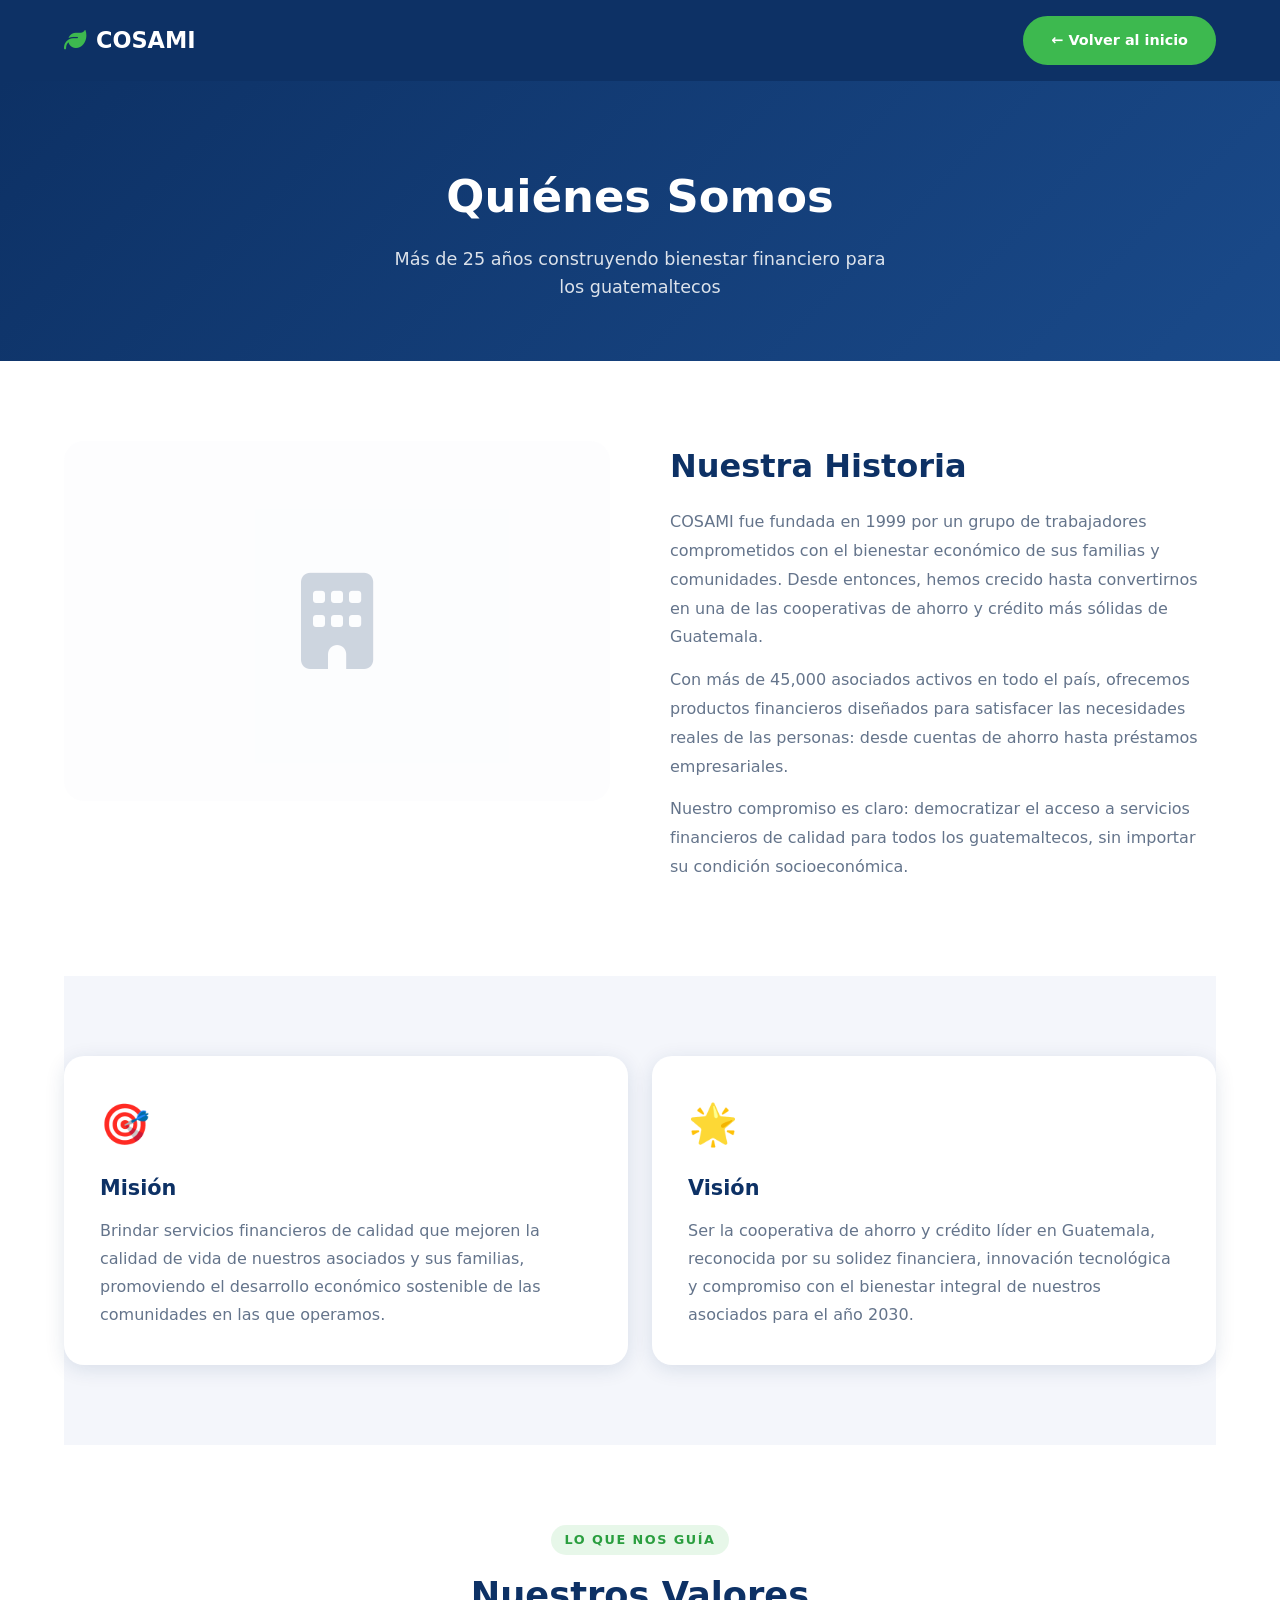
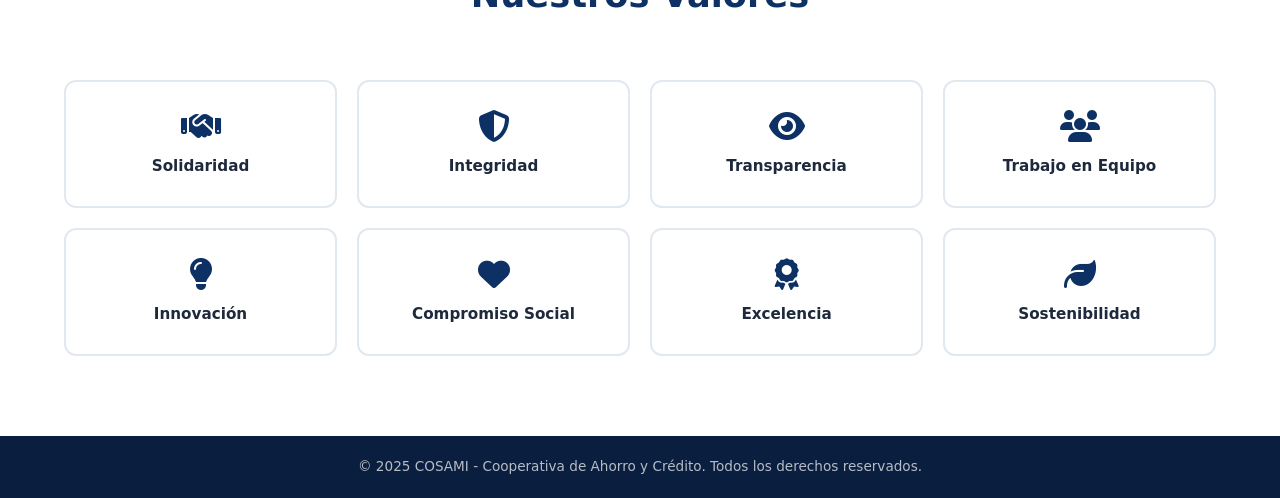
<file: pages/nosotros.html>
<!DOCTYPE html>
<html lang="es">
<head>
  <meta charset="UTF-8" />
  <meta name="viewport" content="width=device-width, initial-scale=1.0" />
  <title>Nosotros - COSAMI</title>
  <link rel="stylesheet" href="../css/style.css" />
  <link rel="stylesheet" href="../css/animations.css" />
  <link rel="stylesheet" href="../css/responsive.css" />
  <link rel="stylesheet" href="https://cdnjs.cloudflare.com/ajax/libs/font-awesome/6.5.0/css/all.min.css" />
  <style>
    .page-hero {
      background: linear-gradient(135deg, var(--blue-dark), var(--blue-mid));
      color: var(--white);
      padding: 80px 0 60px;
      text-align: center;
    }
    .page-hero h1 { font-size: 2.8rem; font-weight: 900; margin-bottom: 12px; }
    .page-hero p  { opacity: 0.85; font-size: 1.1rem; max-width: 520px; margin: 0 auto; }

    .about-section { padding: 80px 0; }
    .about-grid {
      display: grid;
      grid-template-columns: 1fr 1fr;
      gap: 60px;
      align-items: start;
    }
    .about-img-placeholder {
      background: var(--gray-light);
      border-radius: var(--radius-lg);
      height: 360px;
      display: flex;
      align-items: center;
      justify-content: center;
      font-size: 6rem;
      color: var(--blue-dark);
      opacity: 0.2;
    }
    .about-text h2 { font-size: 2rem; font-weight: 800; color: var(--blue-dark); margin-bottom: 16px; }
    .about-text p  { color: var(--gray-text); line-height: 1.8; margin-bottom: 14px; }

    .mv-grid {
      display: grid;
      grid-template-columns: 1fr 1fr;
      gap: 24px;
      padding: 80px 0;
      background: var(--gray-light);
    }
    .mv-card {
      background: var(--white);
      border-radius: var(--radius-lg);
      padding: 36px;
      box-shadow: var(--shadow);
      transition: transform 0.3s;
    }
    .mv-card:hover { transform: translateY(-6px); }
    .mv-card .mv-icon { font-size: 2.5rem; margin-bottom: 16px; }
    .mv-card h3 { font-size: 1.3rem; font-weight: 800; color: var(--blue-dark); margin-bottom: 12px; }
    .mv-card p  { color: var(--gray-text); line-height: 1.75; }

    .values-section { padding: 80px 0; }
    .values-grid {
      display: grid;
      grid-template-columns: repeat(4, 1fr);
      gap: 20px;
    }
    .value-item {
      text-align: center;
      padding: 28px 16px;
      border-radius: var(--radius);
      border: 2px solid var(--gray-mid);
      transition: var(--transition);
    }
    .value-item:hover { border-color: var(--green); background: rgba(61,185,79,0.04); transform: translateY(-4px); }
    .value-item i { font-size: 2rem; color: var(--blue-dark); margin-bottom: 12px; display: block; }
    .value-item h4 { font-size: 0.95rem; font-weight: 700; color: var(--dark); }

    @media (max-width: 768px) {
      .about-grid, .mv-grid { grid-template-columns: 1fr; }
      .values-grid { grid-template-columns: repeat(2, 1fr); }
      .mv-grid { padding: 40px 0; }
    }
  </style>
</head>
<body>

  <!-- Header incluido desde index -->
  <header style="background:var(--blue-dark);padding:16px 0;">
    <div class="container" style="display:flex;align-items:center;justify-content:space-between;">
      <a href="../index.html" style="display:flex;align-items:center;gap:10px;color:white;font-size:1.4rem;font-weight:900;">
        <i class="fas fa-leaf" style="color:var(--green)"></i> COSAMI
      </a>
      <a href="../index.html" class="btn btn-green">← Volver al inicio</a>
    </div>
  </header>

  <div class="page-hero">
    <div class="container">
      <h1>Quiénes Somos</h1>
      <p>Más de 25 años construyendo bienestar financiero para los guatemaltecos</p>
    </div>
  </div>

  <section class="about-section">
    <div class="container">
      <div class="about-grid">
        <div class="about-img-placeholder"><i class="fas fa-building"></i></div>
        <div class="about-text">
          <h2>Nuestra Historia</h2>
          <p>COSAMI fue fundada en 1999 por un grupo de trabajadores comprometidos con el bienestar económico de sus familias y comunidades. Desde entonces, hemos crecido hasta convertirnos en una de las cooperativas de ahorro y crédito más sólidas de Guatemala.</p>
          <p>Con más de 45,000 asociados activos en todo el país, ofrecemos productos financieros diseñados para satisfacer las necesidades reales de las personas: desde cuentas de ahorro hasta préstamos empresariales.</p>
          <p>Nuestro compromiso es claro: democratizar el acceso a servicios financieros de calidad para todos los guatemaltecos, sin importar su condición socioeconómica.</p>
        </div>
      </div>
    </div>
  </section>

  <div class="container">
    <div class="mv-grid">
      <div class="mv-card">
        <div class="mv-icon">🎯</div>
        <h3>Misión</h3>
        <p>Brindar servicios financieros de calidad que mejoren la calidad de vida de nuestros asociados y sus familias, promoviendo el desarrollo económico sostenible de las comunidades en las que operamos.</p>
      </div>
      <div class="mv-card">
        <div class="mv-icon">🌟</div>
        <h3>Visión</h3>
        <p>Ser la cooperativa de ahorro y crédito líder en Guatemala, reconocida por su solidez financiera, innovación tecnológica y compromiso con el bienestar integral de nuestros asociados para el año 2030.</p>
      </div>
    </div>
  </div>

  <section class="values-section">
    <div class="container">
      <div class="section-header">
        <span class="section-tag">Lo que nos guía</span>
        <h2>Nuestros Valores</h2>
      </div>
      <div class="values-grid">
        <div class="value-item"><i class="fas fa-handshake"></i><h4>Solidaridad</h4></div>
        <div class="value-item"><i class="fas fa-shield-alt"></i><h4>Integridad</h4></div>
        <div class="value-item"><i class="fas fa-eye"></i><h4>Transparencia</h4></div>
        <div class="value-item"><i class="fas fa-users"></i><h4>Trabajo en Equipo</h4></div>
        <div class="value-item"><i class="fas fa-lightbulb"></i><h4>Innovación</h4></div>
        <div class="value-item"><i class="fas fa-heart"></i><h4>Compromiso Social</h4></div>
        <div class="value-item"><i class="fas fa-award"></i><h4>Excelencia</h4></div>
        <div class="value-item"><i class="fas fa-leaf"></i><h4>Sostenibilidad</h4></div>
      </div>
    </div>
  </section>

  <footer style="background:#0a1f40;color:rgba(255,255,255,0.7);text-align:center;padding:20px 0;font-size:0.85rem;">
    &copy; 2025 COSAMI - Cooperativa de Ahorro y Crédito. Todos los derechos reservados.
  </footer>

</body>
</html>
</file>
<file: css/style.css>
/* =====================================================
   COSAMI - Estilos principales
   Archivo: css/style.css
   ===================================================== */

/* ---------- Variables de color ---------- */
:root {
  --blue-dark:   #0d3165;
  --blue-mid:    #1a4a8a;
  --blue-light:  #2563b8;
  --green:       #3db94f;
  --green-dark:  #2a9e3f;
  --white:       #ffffff;
  --gray-light:  #f4f6fb;
  --gray-mid:    #e2e8f0;
  --gray-text:   #64748b;
  --dark:        #1e293b;
  --shadow:      0 4px 20px rgba(13, 49, 101, 0.12);
  --radius:      12px;
  --radius-lg:   20px;
  --transition:  0.3s ease;
}

/* ---------- Reset ---------- */
*, *::before, *::after { box-sizing: border-box; margin: 0; padding: 0; }
html { scroll-behavior: smooth; }
body { font-family: 'Segoe UI', system-ui, sans-serif; color: var(--dark); background: var(--white); line-height: 1.6; }
a { text-decoration: none; color: inherit; }
ul { list-style: none; }
img { max-width: 100%; display: block; }
input, select, textarea, button { font-family: inherit; }

/* ---------- Contenedor ---------- */
.container {
  max-width: 1200px;
  margin: 0 auto;
  padding: 0 24px;
}

/* ---------- Botones ---------- */
.btn {
  display: inline-flex;
  align-items: center;
  gap: 8px;
  padding: 11px 26px;
  border-radius: 50px;
  font-weight: 600;
  font-size: 0.9rem;
  cursor: pointer;
  border: 2px solid transparent;
  transition: var(--transition);
  white-space: nowrap;
}
.btn-primary {
  background: var(--blue-dark);
  color: var(--white);
  border-color: var(--blue-dark);
}
.btn-primary:hover {
  background: var(--blue-mid);
  border-color: var(--blue-mid);
  transform: translateY(-2px);
  box-shadow: 0 6px 20px rgba(13, 49, 101, 0.3);
}
.btn-outline {
  background: transparent;
  color: var(--blue-dark);
  border-color: var(--blue-dark);
}
.btn-outline:hover {
  background: var(--blue-dark);
  color: var(--white);
  transform: translateY(-2px);
}
.btn-green {
  background: var(--green);
  color: var(--white);
  border-color: var(--green);
}
.btn-green:hover {
  background: var(--green-dark);
  border-color: var(--green-dark);
  transform: translateY(-2px);
  box-shadow: 0 6px 20px rgba(61, 185, 79, 0.4);
}
.full-width { width: 100%; justify-content: center; }

/* ---------- Encabezados de sección ---------- */
.section-header {
  text-align: center;
  margin-bottom: 56px;
}
.section-tag {
  display: inline-block;
  background: rgba(61, 185, 79, 0.12);
  color: var(--green-dark);
  font-size: 0.8rem;
  font-weight: 700;
  text-transform: uppercase;
  letter-spacing: 1.5px;
  padding: 5px 14px;
  border-radius: 50px;
  margin-bottom: 12px;
}
.section-tag.light {
  background: rgba(255,255,255,0.2);
  color: var(--white);
}
.section-header h2 {
  font-size: 2.2rem;
  font-weight: 800;
  color: var(--blue-dark);
  margin-bottom: 12px;
}
.section-header p {
  color: var(--gray-text);
  font-size: 1.05rem;
  max-width: 520px;
  margin: 0 auto;
}

/* =============================================
   HEADER / NAVBAR
   ============================================= */
.header {
  position: sticky;
  top: 0;
  z-index: 1000;
  background: var(--white);
  border-bottom: 1px solid var(--gray-mid);
  box-shadow: 0 2px 12px rgba(0,0,0,0.06);
  transition: var(--transition);
}
.header.scrolled {
  box-shadow: 0 4px 24px rgba(13, 49, 101, 0.15);
}
.nav-container {
  display: flex;
  align-items: center;
  gap: 32px;
  height: 70px;
}

/* Logo */
.logo {
  display: flex;
  align-items: center;
  gap: 8px;
  flex-shrink: 0;
}
.logo-icon {
  position: relative;
  width: 36px;
  height: 36px;
  background: var(--blue-dark);
  border-radius: 50%;
  display: flex;
  align-items: center;
  justify-content: center;
}
.logo-icon .fa-leaf {
  color: var(--green);
  font-size: 1rem;
}
.logo-icon .logo-coin {
  position: absolute;
  bottom: -2px;
  right: -2px;
  color: var(--white);
  font-size: 0.6rem;
  background: var(--green);
  border-radius: 50%;
  width: 14px;
  height: 14px;
  display: flex;
  align-items: center;
  justify-content: center;
}
.logo-text {
  font-size: 1.5rem;
  font-weight: 900;
  color: var(--blue-dark);
  letter-spacing: 1px;
}

/* Navbar links */
.nav-list {
  display: flex;
  align-items: center;
  gap: 4px;
  flex: 1;
}
.nav-link {
  display: flex;
  align-items: center;
  gap: 5px;
  padding: 8px 12px;
  font-size: 0.9rem;
  font-weight: 500;
  color: var(--dark);
  border-radius: 8px;
  transition: var(--transition);
  white-space: nowrap;
}
.nav-link:hover,
.nav-link.active {
  color: var(--blue-dark);
  background: var(--gray-light);
}
.nav-link.active { color: var(--blue-mid); font-weight: 700; }
.nav-link .fa-chevron-down { font-size: 0.65rem; transition: transform 0.3s; }

/* Dropdown */
.dropdown { position: relative; }
.dropdown:hover .dropdown-menu { opacity: 1; visibility: visible; transform: translateY(0); }
.dropdown:hover .fa-chevron-down { transform: rotate(180deg); }
.dropdown-menu {
  position: absolute;
  top: calc(100% + 8px);
  left: 0;
  background: var(--white);
  border-radius: var(--radius);
  box-shadow: var(--shadow);
  border: 1px solid var(--gray-mid);
  min-width: 200px;
  opacity: 0;
  visibility: hidden;
  transform: translateY(-10px);
  transition: all 0.25s ease;
  z-index: 100;
  overflow: hidden;
}
.dropdown-menu li a {
  display: block;
  padding: 10px 18px;
  font-size: 0.875rem;
  color: var(--dark);
  transition: var(--transition);
}
.dropdown-menu li a:hover {
  background: var(--gray-light);
  color: var(--blue-mid);
  padding-left: 26px;
}

/* Nav buttons */
.nav-buttons { display: flex; align-items: center; gap: 10px; flex-shrink: 0; }
.menu-toggle { display: none; flex-direction: column; gap: 5px; background: none; border: none; cursor: pointer; padding: 4px; }
.menu-toggle span { display: block; width: 24px; height: 2px; background: var(--dark); border-radius: 2px; transition: var(--transition); }

/* =============================================
   HERO SLIDER
   ============================================= */
.hero {
  position: relative;
  background: var(--blue-dark);
  overflow: hidden;
  border-radius: 0 0 24px 24px;
}
.slider { position: relative; }
.slide {
  display: none;
  padding: 64px 0 72px;
}
.slide.active { display: block; }
.slide-content {
  display: grid;
  grid-template-columns: 1fr 1fr;
  align-items: center;
  gap: 48px;
}
.slide-text { color: var(--white); }
.slide-title {
  font-size: 3rem;
  font-weight: 900;
  line-height: 1.15;
  margin-bottom: 18px;
}
.slide-desc {
  font-size: 1.1rem;
  opacity: 0.88;
  margin-bottom: 32px;
  max-width: 440px;
  line-height: 1.7;
}
.slide-image { display: flex; justify-content: center; }
.img-circle {
  width: 340px;
  height: 340px;
  border-radius: 50%;
  background: rgba(255,255,255,0.08);
  border: 3px solid rgba(255,255,255,0.2);
  display: flex;
  align-items: center;
  justify-content: center;
  overflow: hidden;
  position: relative;
}
.img-circle img { width: 100%; height: 100%; object-fit: cover; }
.img-placeholder {
  font-size: 5rem;
  color: rgba(255,255,255,0.3);
  position: absolute;
}
.img-circle img:not([style*="display:none"]) + .img-placeholder { display: none; }

/* Slider botones */
.slider-btn {
  position: absolute;
  top: 50%;
  transform: translateY(-50%);
  background: rgba(255,255,255,0.15);
  border: 2px solid rgba(255,255,255,0.3);
  color: var(--white);
  width: 48px;
  height: 48px;
  border-radius: 50%;
  cursor: pointer;
  display: flex;
  align-items: center;
  justify-content: center;
  transition: var(--transition);
  z-index: 10;
}
.slider-btn:hover { background: rgba(255,255,255,0.3); transform: translateY(-50%) scale(1.1); }
.prev { left: 20px; }
.next { right: 20px; }

/* Dots */
.slider-dots {
  position: absolute;
  bottom: 20px;
  left: 50%;
  transform: translateX(-50%);
  display: flex;
  gap: 8px;
}
.dot {
  width: 10px;
  height: 10px;
  border-radius: 50%;
  background: rgba(255,255,255,0.4);
  cursor: pointer;
  transition: var(--transition);
  border: none;
}
.dot.active { background: var(--white); width: 28px; border-radius: 5px; }

/* =============================================
   ACCESOS RÁPIDOS
   ============================================= */
.quick-access {
  padding: 60px 0 20px;
  background: var(--white);
}
.cards-grid {
  display: grid;
  grid-template-columns: repeat(3, 1fr);
  gap: 24px;
}
.quick-card {
  background: var(--white);
  border-radius: var(--radius-lg);
  overflow: hidden;
  box-shadow: var(--shadow);
  cursor: pointer;
  transition: transform 0.3s ease, box-shadow 0.3s ease;
  display: flex;
  flex-direction: column;
  align-items: center;
}
.quick-card:hover {
  transform: translateY(-8px);
  box-shadow: 0 16px 40px rgba(13, 49, 101, 0.2);
}
.card-icon {
  background: var(--blue-dark);
  width: 100%;
  padding: 48px 0;
  display: flex;
  align-items: center;
  justify-content: center;
}
.card-icon i {
  font-size: 3.5rem;
  color: var(--white);
  transition: transform 0.4s ease;
}
.quick-card:hover .card-icon i { transform: scale(1.2) rotate(-5deg); }
.quick-card h3 {
  padding: 20px 16px 8px;
  font-size: 1rem;
  font-weight: 800;
  text-align: center;
  color: var(--dark);
  letter-spacing: 0.5px;
}
.quick-card .btn { margin: 0 16px 24px; }

/* =============================================
   ESTADÍSTICAS
   ============================================= */
.stats-section {
  padding: 60px 0;
  background: linear-gradient(135deg, var(--blue-dark) 0%, var(--blue-mid) 100%);
  margin: 40px 0;
}
.stats-grid {
  display: grid;
  grid-template-columns: repeat(4, 1fr);
  gap: 32px;
  text-align: center;
}
.stat-item { color: var(--white); }
.stat-number {
  display: block;
  font-size: 3rem;
  font-weight: 900;
  color: var(--white);
  line-height: 1;
  margin-bottom: 8px;
}
.stat-label {
  font-size: 0.9rem;
  opacity: 0.85;
  font-weight: 500;
}

/* =============================================
   SERVICIOS
   ============================================= */
.services-section {
  padding: 80px 0;
  background: var(--gray-light);
}
.services-grid {
  display: grid;
  grid-template-columns: repeat(3, 1fr);
  gap: 24px;
}
.service-card {
  background: var(--white);
  border-radius: var(--radius-lg);
  padding: 32px 28px;
  box-shadow: var(--shadow);
  transition: transform 0.3s, box-shadow 0.3s;
  border-bottom: 4px solid transparent;
  position: relative;
  overflow: hidden;
}
.service-card::before {
  content: '';
  position: absolute;
  top: 0; left: 0; right: 0;
  height: 3px;
  background: linear-gradient(90deg, var(--blue-dark), var(--green));
  transform: scaleX(0);
  transition: transform 0.4s ease;
}
.service-card:hover { transform: translateY(-6px); box-shadow: 0 20px 40px rgba(13,49,101,0.15); }
.service-card:hover::before { transform: scaleX(1); }
.service-icon {
  width: 60px;
  height: 60px;
  border-radius: 16px;
  display: flex;
  align-items: center;
  justify-content: center;
  margin-bottom: 20px;
  font-size: 1.5rem;
}
.service-icon.blue { background: rgba(13,49,101,0.1); color: var(--blue-dark); }
.service-icon.green { background: rgba(61,185,79,0.12); color: var(--green-dark); }
.service-card h3 { font-size: 1.1rem; font-weight: 700; margin-bottom: 10px; color: var(--dark); }
.service-card p { font-size: 0.9rem; color: var(--gray-text); line-height: 1.65; margin-bottom: 18px; }
.service-link {
  font-size: 0.875rem;
  font-weight: 600;
  color: var(--blue-mid);
  display: inline-flex;
  align-items: center;
  gap: 6px;
  transition: var(--transition);
}
.service-link:hover { color: var(--green-dark); gap: 10px; }

/* =============================================
   COTIZADOR
   ============================================= */
.calculator-section {
  padding: 80px 0;
  background: linear-gradient(135deg, var(--blue-dark) 0%, var(--blue-mid) 100%);
}
.calc-wrapper {
  display: grid;
  grid-template-columns: 1fr 1fr;
  gap: 56px;
  align-items: center;
}
.calc-info { color: var(--white); }
.calc-info h2 { font-size: 2rem; font-weight: 800; margin: 12px 0 16px; }
.calc-info p { opacity: 0.88; line-height: 1.7; margin-bottom: 24px; }
.calc-features { display: flex; flex-direction: column; gap: 10px; }
.calc-features li {
  display: flex;
  align-items: center;
  gap: 10px;
  font-weight: 500;
  opacity: 0.9;
}
.calc-features li .fas { color: var(--green); font-size: 0.9rem; }

.calc-form {
  background: var(--white);
  border-radius: var(--radius-lg);
  padding: 36px;
  box-shadow: 0 20px 60px rgba(0,0,0,0.25);
}
.calc-form h3 { font-size: 1.25rem; font-weight: 700; color: var(--dark); margin-bottom: 24px; }

/* Formulario general */
.form-group { margin-bottom: 18px; }
.form-group label {
  display: block;
  font-size: 0.85rem;
  font-weight: 600;
  color: var(--dark);
  margin-bottom: 6px;
}
.form-group input,
.form-group select,
.form-group textarea {
  width: 100%;
  padding: 11px 14px;
  border: 2px solid var(--gray-mid);
  border-radius: 10px;
  font-size: 0.9rem;
  color: var(--dark);
  background: var(--white);
  transition: border-color 0.25s;
  outline: none;
}
.form-group input:focus,
.form-group select:focus,
.form-group textarea:focus {
  border-color: var(--blue-mid);
  box-shadow: 0 0 0 3px rgba(37, 99, 184, 0.12);
}
.form-group input[type="range"] {
  padding: 0;
  border: none;
  accent-color: var(--blue-mid);
  background: none;
  box-shadow: none;
}
.range-labels { display: flex; justify-content: space-between; font-size: 0.75rem; color: var(--gray-text); margin-top: 4px; }

.calc-result {
  margin-top: 20px;
  padding: 18px;
  background: var(--gray-light);
  border-radius: var(--radius);
  border-left: 4px solid var(--blue-mid);
}
.result-item { display: flex; justify-content: space-between; align-items: center; padding: 6px 0; }
.result-item span { font-size: 0.875rem; color: var(--gray-text); }
.result-item strong { font-size: 1.1rem; color: var(--blue-dark); }
.result-note { font-size: 0.75rem; color: var(--gray-text); margin-top: 10px; font-style: italic; }

/* =============================================
   BENEFICIOS
   ============================================= */
.benefits-section {
  padding: 80px 0;
  background: var(--white);
}
.benefits-grid {
  display: grid;
  grid-template-columns: repeat(3, 1fr);
  gap: 28px;
}
.benefit-item {
  text-align: center;
  padding: 36px 24px;
  border-radius: var(--radius-lg);
  border: 2px solid var(--gray-mid);
  transition: var(--transition);
  cursor: default;
}
.benefit-item:hover {
  border-color: var(--blue-mid);
  background: var(--gray-light);
  transform: translateY(-4px);
  box-shadow: var(--shadow);
}
.benefit-icon {
  width: 68px;
  height: 68px;
  background: linear-gradient(135deg, var(--blue-dark), var(--blue-light));
  border-radius: 20px;
  display: flex;
  align-items: center;
  justify-content: center;
  margin: 0 auto 18px;
  font-size: 1.6rem;
  color: var(--white);
  transition: transform 0.4s ease;
}
.benefit-item:hover .benefit-icon { transform: rotate(10deg) scale(1.1); }
.benefit-item h4 { font-size: 1rem; font-weight: 700; color: var(--dark); margin-bottom: 8px; }
.benefit-item p { font-size: 0.875rem; color: var(--gray-text); line-height: 1.6; }

/* =============================================
   AGENCIAS
   ============================================= */
.agencies-section {
  padding: 80px 0;
  background: var(--gray-light);
}
.agencies-grid {
  display: grid;
  grid-template-columns: repeat(4, 1fr);
  gap: 20px;
}
.agency-card {
  background: var(--white);
  border-radius: var(--radius-lg);
  padding: 28px 22px;
  box-shadow: var(--shadow);
  display: flex;
  flex-direction: column;
  gap: 8px;
  transition: transform 0.3s, box-shadow 0.3s;
}
.agency-card:hover { transform: translateY(-6px); box-shadow: 0 16px 40px rgba(13,49,101,0.18); }
.agency-icon {
  width: 48px;
  height: 48px;
  background: var(--blue-dark);
  border-radius: 12px;
  display: flex;
  align-items: center;
  justify-content: center;
  color: var(--white);
  font-size: 1.2rem;
  margin-bottom: 8px;
}
.agency-card h4 { font-size: 1rem; font-weight: 700; color: var(--dark); }
.agency-card p { font-size: 0.85rem; color: var(--gray-text); line-height: 1.5; }
.agency-hours { font-size: 0.8rem; color: var(--gray-text); display: flex; align-items: center; gap: 6px; }
.agency-phone { font-size: 0.875rem; color: var(--blue-mid); font-weight: 600; display: flex; align-items: center; gap: 6px; transition: var(--transition); }
.agency-phone:hover { color: var(--green-dark); }

/* =============================================
   CONTACTO
   ============================================= */
.contact-section {
  padding: 80px 0;
  background: linear-gradient(135deg, var(--blue-dark), var(--blue-mid));
}
.contact-wrapper {
  display: grid;
  grid-template-columns: 1fr 1.4fr;
  gap: 60px;
  align-items: start;
}
.contact-info { color: var(--white); }
.contact-info h2 { font-size: 2rem; font-weight: 800; margin: 12px 0 14px; }
.contact-info > p { opacity: 0.88; margin-bottom: 32px; line-height: 1.7; }
.contact-items { display: flex; flex-direction: column; gap: 20px; }
.contact-item { display: flex; align-items: center; gap: 16px; }
.contact-item i { width: 44px; height: 44px; background: rgba(255,255,255,0.15); border-radius: 12px; display: flex; align-items: center; justify-content: center; font-size: 1.1rem; flex-shrink: 0; }
.contact-item div { display: flex; flex-direction: column; gap: 2px; }
.contact-item strong { font-size: 0.85rem; opacity: 0.75; font-weight: 500; }
.contact-item span { font-size: 1rem; font-weight: 600; }

.contact-form {
  background: var(--white);
  border-radius: var(--radius-lg);
  padding: 36px;
  box-shadow: 0 20px 60px rgba(0,0,0,0.25);
}
.form-row { display: grid; grid-template-columns: 1fr 1fr; gap: 16px; }
.form-message {
  margin-top: 12px;
  padding: 10px 14px;
  border-radius: 8px;
  font-size: 0.875rem;
  display: none;
}
.form-message.success { background: rgba(61,185,79,0.1); color: var(--green-dark); border: 1px solid var(--green); display: block; }
.form-message.error { background: rgba(220,38,38,0.08); color: #dc2626; border: 1px solid #fca5a5; display: block; }

/* =============================================
   FOOTER
   ============================================= */
.footer {
  background: #0a1f40;
  color: rgba(255,255,255,0.8);
  padding: 60px 0 0;
}
.footer-grid {
  display: grid;
  grid-template-columns: 1.8fr 1fr 1fr 1.4fr;
  gap: 40px;
  padding-bottom: 48px;
  border-bottom: 1px solid rgba(255,255,255,0.1);
}
.footer-logo {
  display: flex;
  align-items: center;
  gap: 10px;
  margin-bottom: 16px;
}
.footer-logo i { color: var(--green); font-size: 1.5rem; }
.footer-logo span { font-size: 1.4rem; font-weight: 900; color: var(--white); }
.footer-brand p { font-size: 0.875rem; line-height: 1.7; margin-bottom: 20px; }
.social-links { display: flex; gap: 10px; }
.social-link {
  width: 38px;
  height: 38px;
  background: rgba(255,255,255,0.08);
  border-radius: 50%;
  display: flex;
  align-items: center;
  justify-content: center;
  font-size: 0.9rem;
  transition: var(--transition);
}
.social-link:hover { background: var(--green); color: var(--white); transform: translateY(-3px); }

.footer-col h4 { font-size: 0.95rem; font-weight: 700; color: var(--white); margin-bottom: 16px; }
.footer-col ul { display: flex; flex-direction: column; gap: 8px; }
.footer-col ul li a {
  font-size: 0.875rem;
  opacity: 0.75;
  transition: var(--transition);
  display: inline-flex;
  align-items: center;
}
.footer-col ul li a:hover { opacity: 1; color: var(--green); padding-left: 6px; }
.footer-reg { font-size: 0.85rem; line-height: 1.6; margin-bottom: 14px; }
.footer-badges { display: flex; gap: 8px; }
.badge { padding: 4px 10px; background: rgba(255,255,255,0.1); border-radius: 4px; font-size: 0.75rem; font-weight: 700; color: var(--white); }

.footer-bottom {
  display: flex;
  align-items: center;
  justify-content: space-between;
  padding: 20px 0;
  font-size: 0.82rem;
  opacity: 0.65;
}
.footer-links { display: flex; gap: 20px; }
.footer-links a:hover { opacity: 1; color: var(--green); }

/* =============================================
   BACK TO TOP
   ============================================= */
.back-to-top {
  position: fixed;
  bottom: 30px;
  right: 30px;
  width: 44px;
  height: 44px;
  background: var(--blue-dark);
  color: var(--white);
  border: none;
  border-radius: 50%;
  cursor: pointer;
  display: flex;
  align-items: center;
  justify-content: center;
  font-size: 1rem;
  box-shadow: 0 4px 16px rgba(13,49,101,0.35);
  opacity: 0;
  visibility: hidden;
  transform: translateY(12px);
  transition: all 0.3s ease;
  z-index: 999;
}
.back-to-top.visible { opacity: 1; visibility: visible; transform: translateY(0); }
.back-to-top:hover { background: var(--green); transform: translateY(-3px); }
</file>
<file: css/animations.css>
/* =====================================================
   COSAMI - Animaciones
   Archivo: css/animations.css
   ===================================================== */

/* ---- Entrada suave desde abajo ---- */
@keyframes fadeInUp {
  from { opacity: 0; transform: translateY(30px); }
  to   { opacity: 1; transform: translateY(0); }
}

/* ---- Entrada desde la izquierda ---- */
@keyframes fadeInLeft {
  from { opacity: 0; transform: translateX(-30px); }
  to   { opacity: 1; transform: translateX(0); }
}

/* ---- Entrada desde la derecha ---- */
@keyframes fadeInRight {
  from { opacity: 0; transform: translateX(30px); }
  to   { opacity: 1; transform: translateX(0); }
}

/* ---- Escala desde centro ---- */
@keyframes scaleIn {
  from { opacity: 0; transform: scale(0.85); }
  to   { opacity: 1; transform: scale(1); }
}

/* ---- Pulso (para el botón CTA) ---- */
@keyframes pulse {
  0%   { box-shadow: 0 0 0 0 rgba(61, 185, 79, 0.5); }
  70%  { box-shadow: 0 0 0 14px rgba(61, 185, 79, 0); }
  100% { box-shadow: 0 0 0 0 rgba(61, 185, 79, 0); }
}

/* ---- Rotación suave ---- */
@keyframes spin-slow {
  from { transform: rotate(0deg); }
  to   { transform: rotate(360deg); }
}

/* ---- Flotación vertical ---- */
@keyframes float {
  0%, 100% { transform: translateY(0); }
  50%       { transform: translateY(-10px); }
}

/* ---- Brillo (shimmer) ---- */
@keyframes shimmer {
  0%   { background-position: -200% center; }
  100% { background-position: 200% center; }
}

/* ---- Contador numérico (clase JS-driven) ---- */
@keyframes countUp {
  from { opacity: 0; transform: translateY(8px); }
  to   { opacity: 1; transform: translateY(0); }
}

/* =============================================
   Clases utilitarias de animación
   ============================================= */

/* Elementos que se animan al entrar al viewport */
.animate-on-scroll {
  opacity: 0;
  transform: translateY(28px);
  transition: opacity 0.65s ease, transform 0.65s ease;
}
.animate-on-scroll.in-view {
  opacity: 1;
  transform: translateY(0);
}

/* Retrasos escalonados para grillas */
.animate-on-scroll:nth-child(1) { transition-delay: 0s; }
.animate-on-scroll:nth-child(2) { transition-delay: 0.1s; }
.animate-on-scroll:nth-child(3) { transition-delay: 0.2s; }
.animate-on-scroll:nth-child(4) { transition-delay: 0.3s; }
.animate-on-scroll:nth-child(5) { transition-delay: 0.4s; }
.animate-on-scroll:nth-child(6) { transition-delay: 0.5s; }

/* =============================================
   Animaciones del Hero Slider
   ============================================= */
.slide.active .slide-title {
  animation: fadeInLeft 0.7s ease both;
}
.slide.active .slide-desc {
  animation: fadeInLeft 0.7s 0.15s ease both;
}
.slide.active .btn-green {
  animation: fadeInLeft 0.7s 0.3s ease both;
}
.slide.active .img-circle {
  animation: fadeInRight 0.8s 0.1s ease both;
}

/* =============================================
   Pulso en botones principales CTA
   ============================================= */
.btn-green.pulse-cta {
  animation: pulse 2s infinite;
}

/* =============================================
   Flotación del círculo de imagen en el slider
   ============================================= */
.img-circle {
  animation: float 4s ease-in-out infinite;
}
.slide:not(.active) .img-circle {
  animation: none;
}

/* =============================================
   Logo hover: destello
   ============================================= */
.logo:hover .logo-text {
  background: linear-gradient(90deg, var(--blue-dark), var(--blue-light), var(--green), var(--blue-dark));
  background-size: 200% auto;
  -webkit-background-clip: text;
  -webkit-text-fill-color: transparent;
  animation: shimmer 1.5s linear infinite;
}

/* =============================================
   Hover en tarjetas de servicios
   ============================================= */
.service-card:hover .service-icon i {
  animation: spin-slow 0.7s linear;
}

/* =============================================
   Entrada de estadísticas
   ============================================= */
.stat-number {
  animation: countUp 0.5s ease both;
}

/* =============================================
   Efecto ripple en botones
   ============================================= */
.btn {
  position: relative;
  overflow: hidden;
}
.btn::after {
  content: '';
  position: absolute;
  inset: 0;
  background: radial-gradient(circle, rgba(255,255,255,0.3) 0%, transparent 70%);
  transform: scale(0);
  opacity: 0;
  transition: transform 0.4s ease, opacity 0.4s ease;
  border-radius: inherit;
}
.btn:active::after {
  transform: scale(2.5);
  opacity: 1;
  transition: 0s;
}

/* =============================================
   Nav link: línea animada por debajo
   ============================================= */
.nav-link {
  position: relative;
}
.nav-link::after {
  content: '';
  position: absolute;
  bottom: 2px;
  left: 12px;
  right: 12px;
  height: 2px;
  background: var(--blue-mid);
  transform: scaleX(0);
  transition: transform 0.3s ease;
  border-radius: 2px;
}
.nav-link:hover::after,
.nav-link.active::after {
  transform: scaleX(1);
}

/* =============================================
   Slider dots: transición animada
   ============================================= */
.dot {
  transition: width 0.3s ease, background 0.3s ease;
}

/* =============================================
   Tarjeta de agencia: borde de color al hover
   ============================================= */
.agency-card {
  border: 2px solid transparent;
  transition: border-color 0.3s, transform 0.3s, box-shadow 0.3s;
}
.agency-card:hover {
  border-color: var(--blue-mid);
}

/* =============================================
   Ícono de beneficio: rotación al hover
   ============================================= */
.benefit-item:hover .benefit-icon {
  animation: spin-slow 0.6s ease;
}

/* =============================================
   Footer social links: escala al hover
   ============================================= */
.social-link {
  transition: background 0.3s, transform 0.3s, color 0.3s;
}
.social-link:hover {
  transform: translateY(-4px) scale(1.12);
}

/* =============================================
   Carga inicial de la página (fade-in global)
   ============================================= */
body {
  animation: fadeInUp 0.5s ease both;
}
</file>
<file: css/responsive.css>
/* =====================================================
   COSAMI - Responsive / Mobile
   Archivo: css/responsive.css
   ===================================================== */

/* ---- Tablet grande (≤ 1024px) ---- */
@media (max-width: 1024px) {
  .nav-list { gap: 0; }
  .nav-link { padding: 8px 8px; font-size: 0.85rem; }
  .services-grid { grid-template-columns: repeat(2, 1fr); }
  .agencies-grid { grid-template-columns: repeat(2, 1fr); }
  .footer-grid { grid-template-columns: 1fr 1fr; gap: 32px; }
  .stats-grid { gap: 20px; }
  .stat-number { font-size: 2.4rem; }
}

/* ---- Tablet (≤ 900px) ---- */
@media (max-width: 900px) {
  /* Ocultar navbar y mostrar hamburguesa */
  .navbar { display: none; }
  .nav-buttons { display: none; }
  .menu-toggle { display: flex; margin-left: auto; }

  /* Navbar móvil */
  .navbar.open {
    display: block;
    position: fixed;
    top: 70px;
    left: 0;
    right: 0;
    bottom: 0;
    background: var(--white);
    overflow-y: auto;
    z-index: 999;
    padding: 24px;
    animation: fadeInUp 0.3s ease;
  }
  .navbar.open .nav-list {
    flex-direction: column;
    gap: 0;
  }
  .navbar.open .nav-link {
    padding: 14px 8px;
    font-size: 1rem;
    border-bottom: 1px solid var(--gray-mid);
  }
  .navbar.open .dropdown-menu {
    position: static;
    opacity: 1;
    visibility: visible;
    transform: none;
    box-shadow: none;
    border: none;
    background: var(--gray-light);
    border-radius: 8px;
    padding: 8px 0;
    margin: 8px 0;
  }
  .navbar.open .nav-buttons-mobile {
    display: flex;
    flex-direction: column;
    gap: 10px;
    margin-top: 24px;
  }
  .navbar.open .nav-buttons-mobile .btn {
    justify-content: center;
  }

  /* Hero */
  .slide-content { grid-template-columns: 1fr; text-align: center; }
  .slide-image { display: none; }
  .slide-title { font-size: 2.2rem; }
  .slide-desc { margin: 0 auto 32px; }

  /* Cotizador */
  .calc-wrapper { grid-template-columns: 1fr; gap: 32px; }

  /* Contacto */
  .contact-wrapper { grid-template-columns: 1fr; gap: 32px; }
  .form-row { grid-template-columns: 1fr; }

  .section-header h2 { font-size: 1.8rem; }
}

/* ---- Móvil (≤ 640px) ---- */
@media (max-width: 640px) {
  .container { padding: 0 16px; }

  /* Tarjetas rápidas */
  .cards-grid { grid-template-columns: 1fr; gap: 16px; }
  .quick-card { flex-direction: row; align-items: center; }
  .card-icon { width: 100px; min-width: 100px; padding: 24px 0; }
  .quick-card h3 { font-size: 0.9rem; text-align: left; }
  .quick-card .btn { margin: 0 16px 0 auto; }

  /* Estadísticas */
  .stats-grid { grid-template-columns: repeat(2, 1fr); gap: 24px; }
  .stat-number { font-size: 2rem; }

  /* Servicios */
  .services-grid { grid-template-columns: 1fr; }

  /* Beneficios */
  .benefits-grid { grid-template-columns: 1fr; }

  /* Agencias */
  .agencies-grid { grid-template-columns: 1fr; }

  /* Footer */
  .footer-grid { grid-template-columns: 1fr; gap: 28px; }
  .footer-bottom { flex-direction: column; gap: 10px; text-align: center; }

  /* Slider */
  .slide { padding: 48px 0 64px; }
  .slide-title { font-size: 1.8rem; }
  .slider-btn { width: 36px; height: 36px; }
  .prev { left: 8px; }
  .next { right: 8px; }

  /* Cotizador */
  .calc-form { padding: 24px; }
  .contact-form { padding: 24px; }

  /* Section tags */
  .section-header h2 { font-size: 1.55rem; }
  .section-header { margin-bottom: 36px; }

  /* Back to top */
  .back-to-top { bottom: 20px; right: 16px; width: 40px; height: 40px; }
}

/* ---- Muy pequeño (≤ 380px) ---- */
@media (max-width: 380px) {
  .logo-text { font-size: 1.2rem; }
  .slide-title { font-size: 1.5rem; }
  .stats-grid { grid-template-columns: 1fr 1fr; }
  .quick-card { flex-direction: column; }
  .card-icon { width: 100%; }
  .quick-card h3 { text-align: center; }
  .quick-card .btn { margin: 0 16px 20px; }
}
</file>
